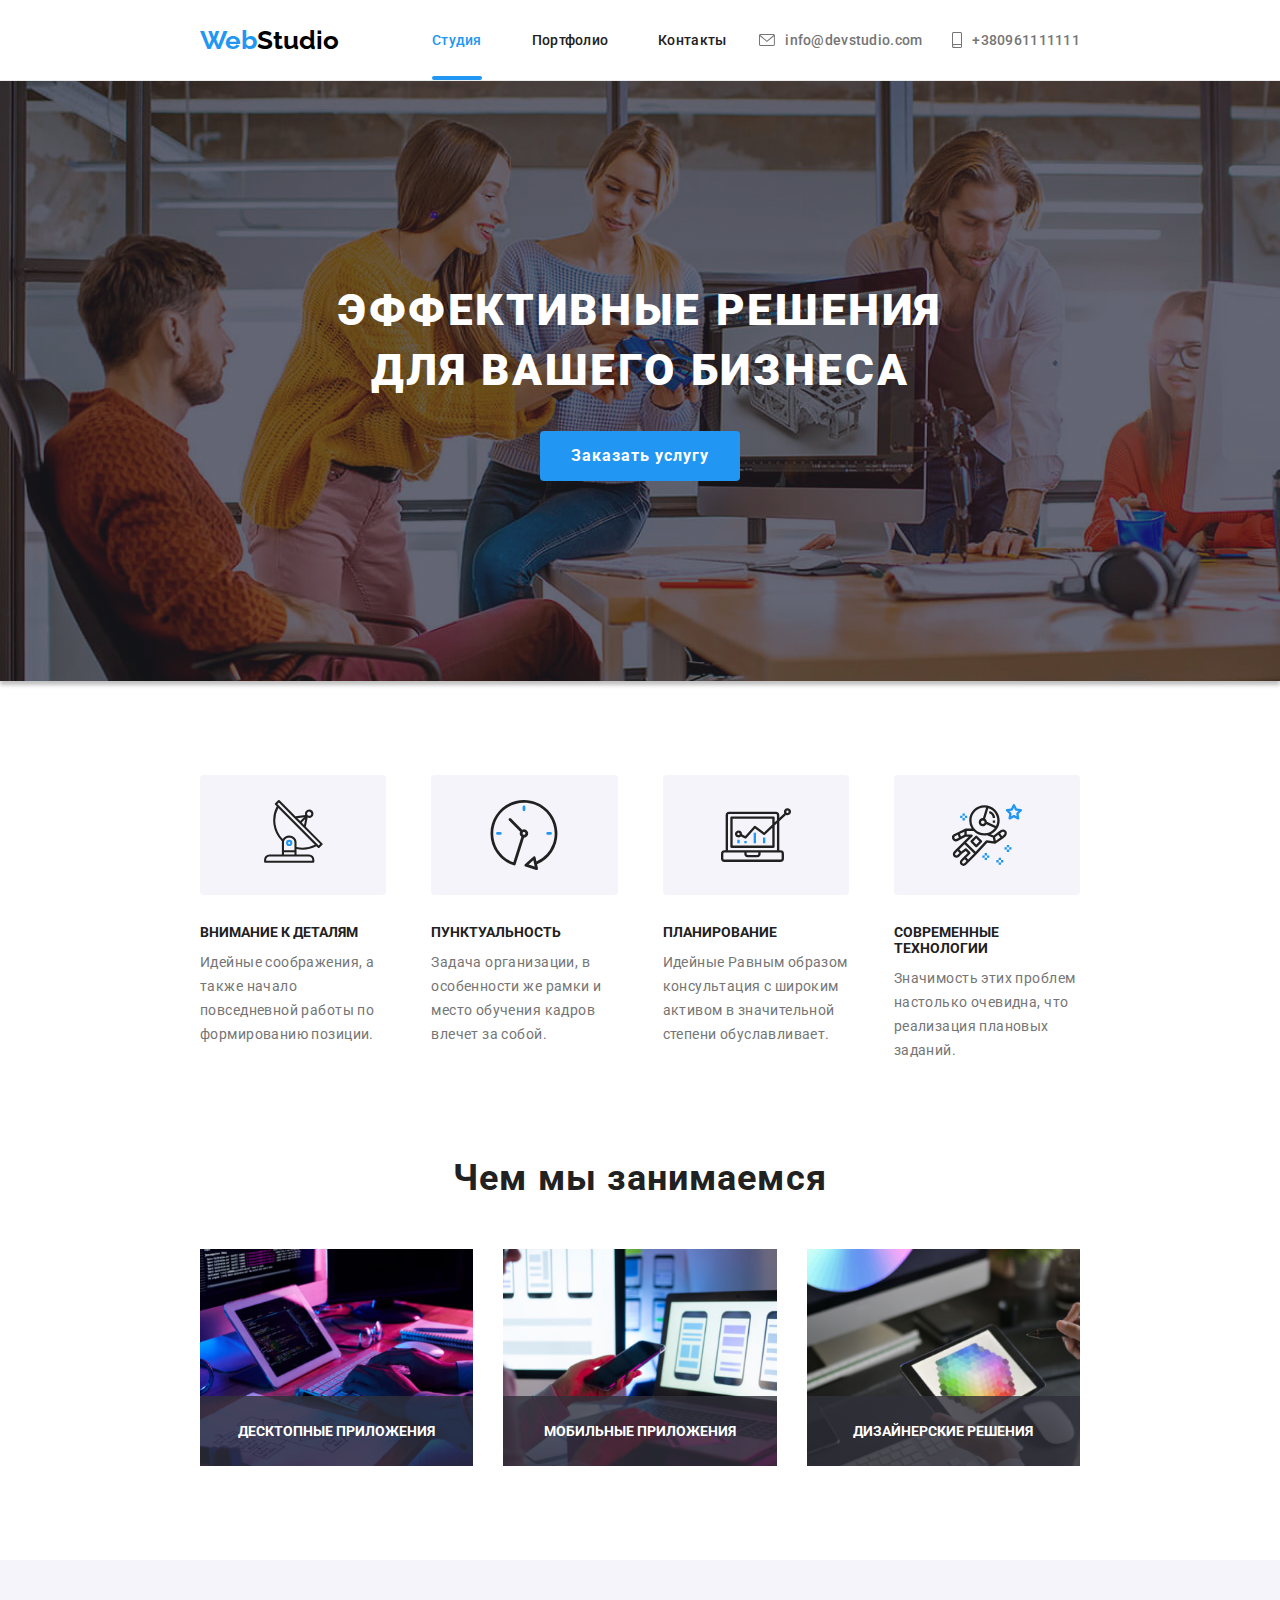
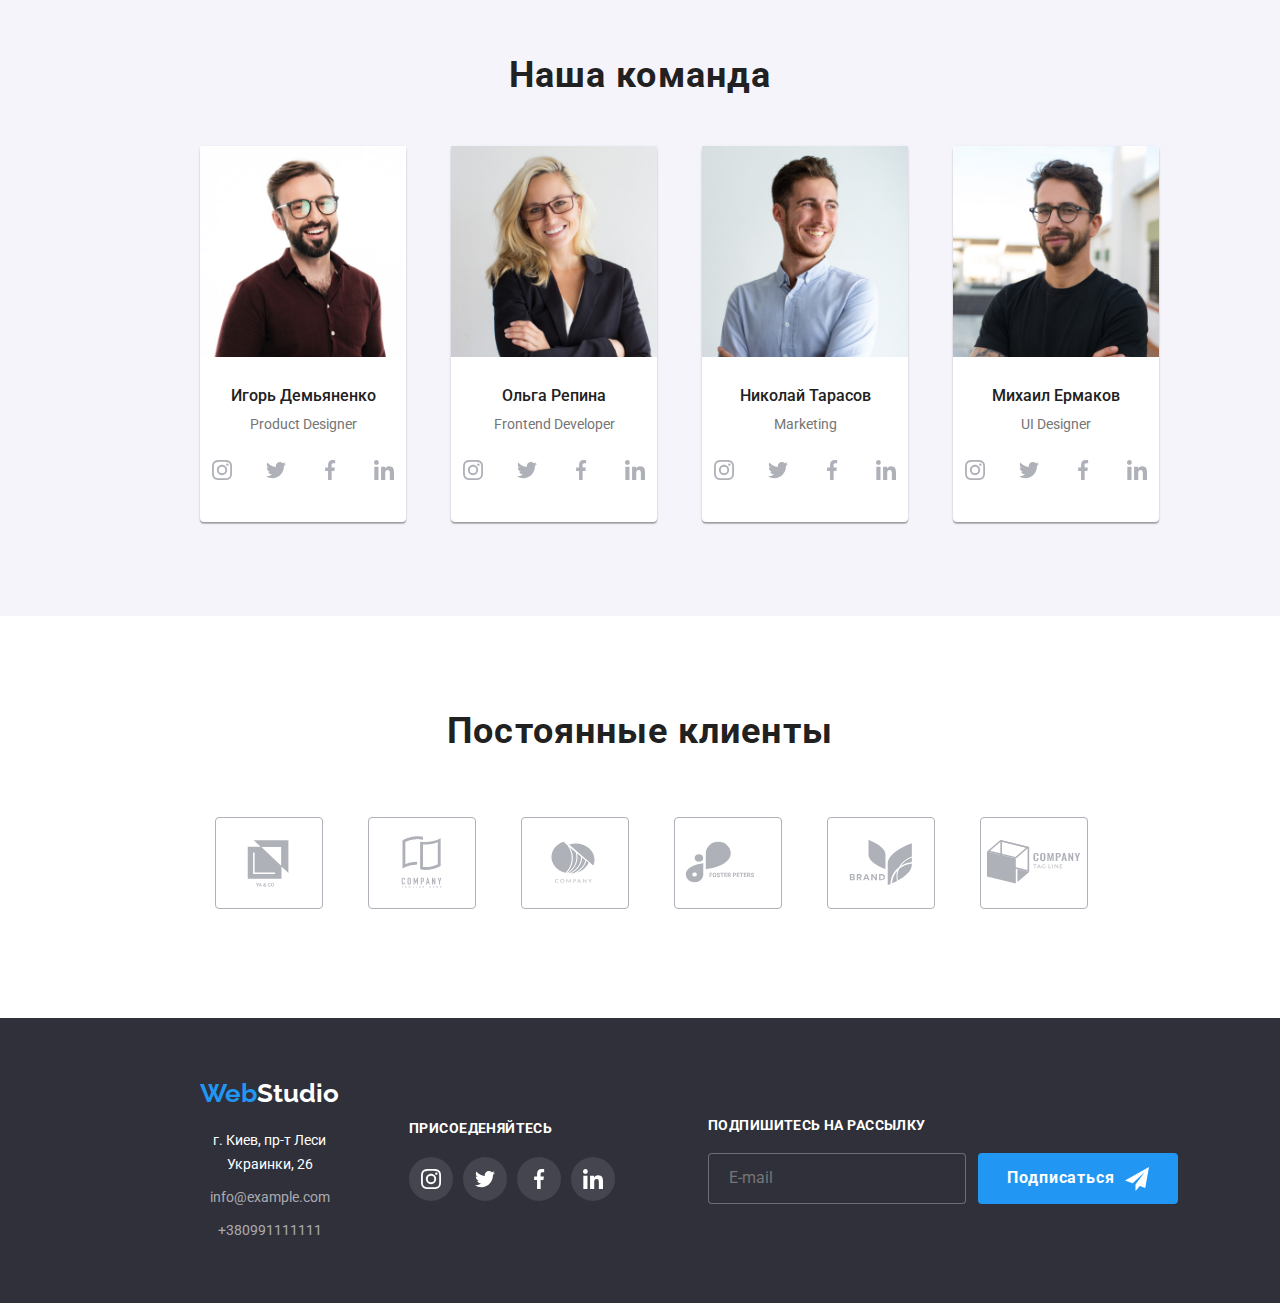
<file: index.html>
<!DOCTYPE html>
<html lang="ru">
<head>
<meta charset="UTF-8">
<meta http-equiv="X-UA-Compatible" content="IE=edge">
<meta name="viewport" content="width=device-width, initial-scale=1.0" />
<title>WebStudio</title>
<link rel="stylesheet" href="./sass/base/_modern-normalize.scss" />
<link rel="preconnect" href="https://fonts.googleapis.com">
<link rel="preconnect" href="https://fonts.gstatic.com" crossorigin>
<link href="https://fonts.googleapis.com/css2?family=Roboto:wght@400;500;700;900&family=Raleway:wght@700&display=swap"
    rel="stylesheet">
<link rel="stylesheet" href="./css/main.min.css">
</head>

<body>
    <header class="header">        
            <div class="container header__container"> 
                <nav class="main-nav">
                    <a class="logo" href="#" lang="en" >Web<span class="logo__studio">Studio</span>
                    </a>

                    <button type="button" class="menu-button" aria-expanded="false" aria-controls="menu-container" data-menu-button>
                        <svg width="40" height="40" aria-label="Переключатель мобильного меню">
                            <use class="icon-cross" href="./images/icons.svg#cross"></use>
                            <use class="icon-menu" href="./images/icons.svg#menu"></use>
                        </svg>
                    </button>

                    <div class="menu-container" id="menu-container" data-menu>
                      
                        <ul class="site-nav">
                            <li class="site-nav__item"><a class="site-nav__link site-nav__link--current" href="#" >Студия</a></li>
                            <li class="site-nav__item"><a class="site-nav__link" href="./portfolio.html" >Портфолио</a></li>
                            <li class="site-nav__item"><a class="site-nav__link" href="#" >Контакты</a></li>
                        </ul>
                
                        <ul class="contacts">
                            <li class="contacts__item">
                                <a class="contacts__link" href="mailto:info@devstudio.com" lang="en"  style="display: flex; align-items: center;">
                                    <svg class="contacts__icon" width="16" height="12">
                                        <use href="./images/icons.svg#icon-envelope"></use>
                                    </svg>                            
                                    info@devstudio.com
                                </a>
                            </li>
                            <li class="contacts__item">
                                <a class="contacts__link contacts__link--big-font" href="tel:+380961111111" style="display: flex; align-items: center;">
                                    <svg class="contacts__icon" width="10" height="16">
                                        <use href="./images/icons.svg#icon-smartphone"></use>
                                    </svg>
                                    +380961111111
                                </a>
                            </li>
                        </ul> 
                        
                        <ul class="social-header">
                            <li class="social-header__item"><a class="social-header__link" href="#">Instagram</a></li>
                            <li class="social-header__item"><a class="social-header__link" href="#">Twitter</a></li>
                            <li class="social-header__item"><a class="social-header__link" href="#">Facebook</a></li>
                            <li class="social-header__item"><a class="social-header__link" href="#">LinkedIn</a></li>
                        </ul>                        
                    </div>                    
                </nav>     
            </div>         
    </header>

    <main>
        <section class="hero hero__section">
            <div class="container">
                <h1 class="hero__title">Эффективные решения <br /> для вашего бизнеса</h1>
                <button data-modal-open type="button" class="main-btn">Заказать услугу</button>
            </div>
            <div class="modal-area modal-area--is-hidden" data-modal>
                <div class="modal">
    
                    <button data-modal-close class="close-btn">
                        <svg width="18" height="18" class="close-btn__icon">
                            <use href="./images/icons.svg#icon-close"></use>
                        </svg>
                    </button>
    
                    <p class="modal__title">Оставьте свои данные, мы вам перезвоним</p>
    
                    <form class="form">
                        <label class="form__field">
                            Имя
                            <span class="form__input-icon">
                                <input type="text" class="form__input" name="name" placeholder=" " />
                                <svg width="18" height="18" class="form__modal-icon">
                                    <use href="./images/icons.svg#icon-person"></use>
                                </svg>
                            </span>
                        </label>
    
                        <label class="form__field">
                            Телефон
                            <span class="form__input-icon">
                                <input type="tel" class="form__input" name="phone" placeholder=" " />
                                <svg width="18" height="18" class="form__modal-icon">
                                    <use href="./images/icons.svg#icon-phone"></use>
                                </svg>
                            </span>
                        </label>
    
    
                        <label class="form__field">
                            Почта
                            <span class="form__input-icon">
                                <input type="email" class="form__input" name="mail" placeholder=" " />
                                <svg width="18" height="18" class="form__modal-icon">
                                    <use href="./images/icons.svg#icon-email"></use>
                                </svg>
                            </span>
                        </label>
    
    
                        <label class="form__field">
                            Комментарий
                            <textarea name="feedback" class="form__input form__textarea" placeholder="Введите текст"></textarea>
                        </label>
    
                        <label class="form__contract-check">
                            <input class="form__checkbox" type="checkbox" name="checkbox" value="contract check" />
                            <span class="form__check-icon">
                            </span>
                            <span class="form__check-text">Соглашаюсь с рассылкой и принимаю<a class="form__contract-link" href="#" >Условия договора</a>
                            </span>
                        </label>
    
                        <button type="submit" class="main-btn">Отправить</button>
                    </form>    
                </div>    
            </div>
        </section>

        <section class="section">
            <div class="container">
                <ul class="advantage">
                    <li class="advantage__item">
                        <div class="advantage__box"> 
                                <svg class="advantage__icon" width="70" height="70">
                                    <use href="./images/icons.svg#icon-antenna"></use>
                                </svg>
                        </div>
                        <h3 class="advantage__title">Внимание к деталям</h3>
                        <p class="advantage__text">
                            Идейные соображения, а также начало повседневной работы по формированию позиции.
                        </p>
                    </li>
                    <li class="advantage__item">
                        <div class="advantage__box">
                            <svg class="advantage__icon" width="70" height="70">
                                <use href="./images/icons.svg#icon-clock"></use>
                            </svg>
                        </div>
                        <h3 class="advantage__title">Пунктуальность</h3>
                        <p class="advantage__text">
                            Задача организации, в особенности же рамки и место обучения кадров влечет за собой.
                        </p>
                    </li>
                    <li class="advantage__item">
                        <div class="advantage__box">
                            <svg class="advantage__icon" width="70" height="70">
                                <use href="./images/icons.svg#icon-diagram"></use>
                            </svg>
                        </div>
                        <h3 class="advantage__title">Планирование</h3>
                        <p class="advantage__text">
                            Идейные Равным образом консультация с широким активом в значительной степени обуславливает.
                        </p>
                    </li>
                    <li class="advantage__item">
                        <div class="advantage__box">
                            <svg class="advantage__icon" width="70" height="70">
                                <use href="./images/icons.svg#icon-astronaut"></use>
                            </svg>
                        </div>
                        <h3 class="advantage__title">Современные технологии</h3>
                        <p class="advantage__text">
                            Значимость этих проблем настолько очевидна, что реализация плановых заданий.
                        </p>
                    </li>
                </ul>
            </div>
        </section>

        <section class="section section--padding works__desktop">
            <div class="container">
                <h2 class="section__title">Чем мы занимаемся</h2>          
                <ul class="works">
                    <li class="works__item">
                        <img srcset="./images/desktop.jpg 1x, ./images/desktop@2x.jpg 2x" src="./images/desktop.jpg" alt="Desktop" width="370"/>
                        <div class="works__text">
                            <p>десктопные приложения</p>
                        </div>
                    </li>
                    <li class="works__item">
                        <img srcset="./images/phone.jpg 1x, ./images/phone@2x.jpg 2x" src="./images/phone.jpg" alt="Phone" width="370" />
                        <div class="works__text">
                            <p>мобильные приложения</p>
                        </div>
                    </li>
                    <li class="works__item">
                        <img srcset="./images/tablet.jpg 1x, ./images/tablet@2x.jpg 2x" src="./images/tablet.jpg" alt="Tablet" width="370" />
                        <div class="works__text">
                            <p>дизайнерские решения</p>
                        </div>
                    </li>
                </ul>
            </div>
        </section>

        <section class=" section section--background">
            <div class="container">
                <h2 class="section__title">Наша команда</h2>
                <ul class="team">
                    <li class="team__item">
                        <img srcset="./images/i_dem'yanenko.jpg 1x, ./images/i_dem'yanenko@2x.jpg 2x" src="./images/i_dem'yanenko.jpg" alt="Игорь Демьяненко" width="270">
                        <div class="team__card-text">
                            <h3 class="team__title">Игорь Демьяненко</h3>
                            <p lang="en" class="team__text">Product Designer</p>                    
                            <ul class="social">
                                <li class="social__item">
                                    <a class="social__link" href="#" style="display: flex; align-items: center; justify-content: center;">
                                        <svg class="social__icon" width="20" height="20">
                                            <use href="./images/icons.svg#icon-instagram"></use>
                                        </svg>
                                    </a>                                
                                </li>
                                <li class="social__item">
                                    <a class="social__link" href="#" style="display: flex; align-items: center; justify-content: center;">
                                        <svg class="social__icon" width="20" height="20">
                                            <use href="./images/icons.svg#icon-twitter"></use>
                                        </svg>
                                    </a>                                
                                </li>
                                <li class="social__item">
                                    <a class="social__link" href="#"  style="display: flex; align-items: center; justify-content: center;">
                                        <svg class="social__icon" width="20" height="20">
                                            <use href="./images/icons.svg#icon-facebook"></use>
                                        </svg>
                                    </a>                                
                                </li>
                                <li class="social__item">
                                    <a class="social__link" href="#" style="display: flex; align-items: center; justify-content: center;">
                                        <svg class="social__icon" width="20" height="20">
                                            <use href="./images/icons.svg#icon-linkedin"></use>
                                        </svg>
                                    </a>                                
                                </li>
                            </ul>
                        </div>
                       
                    </li>
                    <li class="team__item">
                        <img srcset="./images/o_repina.jpg 1x, ./images/o_repina@2x.jpg 2x" src="./images/o_repina.jpg" alt="Ольга Репина" width="270">
                        <div class="team__card-text">
                            <h3 class="team__title">Ольга Репина</h3>
                            <p lang="en" class="team__text">Frontend Developer</p>                    
                            <ul class="social">
                                <li class="social__item">
                                    <a class="social__link" href="#" style="display: flex; align-items: center; justify-content: center;">
                                        <svg class="social__icon" width="20" height="20">
                                            <use href="./images/icons.svg#icon-instagram"></use>
                                        </svg>
                                    </a>
                                </li>
                                <li class="social__item">
                                    <a class="social__link" href="#" style="display: flex; align-items: center; justify-content: center;">
                                        <svg class="social__icon" width="20" height="20">
                                            <use href="./images/icons.svg#icon-twitter"></use>
                                        </svg>
                                    </a>
                                </li>
                                <li class="social__item">
                                    <a class="social__link" href="#" style="display: flex; align-items: center; justify-content: center;">
                                        <svg class="social__icon" width="20" height="20">
                                            <use href="./images/icons.svg#icon-facebook"></use>
                                        </svg>
                                    </a>
                                </li>
                                <li class="social__item">
                                    <a class="social__link" href="#" style="display: flex; align-items: center; justify-content: center;">
                                        <svg class="social__icon" width="20" height="20">
                                            <use href="./images/icons.svg#icon-linkedin"></use>
                                        </svg>
                                    </a>
                                </li>
                            </ul>
                        </div>
                        
                    </li>
                    <li class="team__item">
                        <img srcset="./images/n_tarasov.jpg 1x, ./images/n_tarasov@2x.jpg 2x" src="./images/n_tarasov.jpg" alt="Николай Тарасов" width="270">
                        <div class="team__card-text">
                            <h3 class="team__title">Николай Тарасов</h3>
                            <p lang="en" class="team__text">Marketing</p>                    
                            <ul class="social">
                                <li class="social__item">
                                    <a class="social__link" href="#" style="display: flex; align-items: center; justify-content: center;">
                                        <svg class="social__icon" width="20" height="20">
                                            <use href="./images/icons.svg#icon-instagram"></use>
                                        </svg>
                                    </a>
                                </li>
                                <li class="social__item">
                                    <a class="social__link" href="#" style="display: flex; align-items: center; justify-content: center;">
                                        <svg class="social__icon" width="20" height="20">
                                            <use href="./images/icons.svg#icon-twitter"></use>
                                        </svg>
                                    </a>
                                </li>
                                <li class="social__item">
                                    <a class="social__link" href="#" style="display: flex; align-items: center; justify-content: center;">
                                        <svg class="social__icon" width="20" height="20">
                                            <use href="./images/icons.svg#icon-facebook"></use>
                                        </svg>
                                    </a>
                                </li>
                                <li class="social__item">
                                    <a class="social__link" href="#" style="display: flex; align-items: center; justify-content: center;">
                                        <svg class="social__icon" width="20" height="20">
                                            <use href="./images/icons.svg#icon-linkedin"></use>
                                        </svg>
                                    </a>
                                </li>
                            </ul>
                        </div>
                        
                    </li>
                    <li class="team__item">                        
                        <img srcset="./images/m_ermakov.jpg 1x, ./images/m_ermakov@2x.jpg 2x" src="./images/m_ermakov.jpg" alt="Михаил Ермаков" width="270">
                        <div class="team__card-text">
                            <h3 class="team__title">Михаил Ермаков</h3>
                            <p lang="en" class="team__text">UI Designer</p>                    
                            <ul class="social">
                                <li class="social__item">
                                    <a class="social__link" href="#" style="display: flex; align-items: center; justify-content: center;">
                                        <svg class="social__icon" width="20" height="20">
                                            <use href="./images/icons.svg#icon-instagram"></use>
                                        </svg>
                                    </a>
                                </li>
                                <li class="social__item">
                                    <a class="social__link" href="#" style="display: flex; align-items: center; justify-content: center;">
                                        <svg class="social__icon" width="20" height="20">
                                            <use href="./images/icons.svg#icon-twitter"></use>
                                        </svg>
                                    </a>
                                </li>
                                <li class="social__item">
                                    <a class="social__link" href="#" style="display: flex; align-items: center; justify-content: center;">
                                        <svg class="social__icon" width="20" height="20">
                                            <use href="./images/icons.svg#icon-facebook"></use>
                                        </svg>
                                    </a>
                                </li>
                                <li class="social__item">
                                    <a class="social__link" href="#" style="display: flex; align-items: center; justify-content: center;">
                                        <svg class="social__icon" width="20" height="20">
                                            <use href="./images/icons.svg#icon-linkedin"></use>
                                        </svg>
                                    </a>
                                </li>
                            </ul>
                        </div>
                       
                    </li>
                </ul>
            </div>
        </section>  
        
        <section class="section">
            <div class="container">
                <h2 class="section__title">Постоянные клиенты</h2>
                <ul class="client">
                    <li class="client__item">
                        <a href="#" class="client__link">
                            <svg class="client__icon" width="106" height="60">
                                <use href="./images/icons.svg#icon-client-1"></use>
                            </svg>
                        </a>
                    </li>
                    <li class="client__item">
                        <a class="client__link" href="#" >
                            <svg class="client__icon" width="106" height="60">
                                <use href="./images/icons.svg#icon-client-2"></use>
                            </svg>
                        </a>
                    </li>
                    <li class="client__item">
                        <a class="client__link" href="#">
                            <svg class="client__icon" width="106" height="60">
                                <use href="./images/icons.svg#icon-client-3"></use>
                            </svg>
                        </a>
                    </li>
                    <li class="client__item">
                        <a class="client__link" href="#" >
                            <svg class="client__icon" width="106" height="60">
                                <use href="./images/icons.svg#icon-client-4"></use>
                            </svg>
                        </a>
                    </li>
                    <li class="client__item">
                        <a class="client__link" href="#" >
                            <svg class="client__icon" width="106" height="60">
                                <use href="./images/icons.svg#icon-client-5"></use>
                            </svg>
                        </a>
                    </li>
                    <li class="client__item">
                        <a class="client__link" href="#">
                            <svg class="client__icon" width="106" height="60">
                                <use href="./images/icons.svg#icon-client-6"></use>
                            </svg>
                        </a>
                    </li>
                </ul>
            </div>
        </section>
        
    </main> 
    
    <footer class="footer">
        <div class="container footer__container">            
                <div class="footer__adress-box">    
                    <a class="logo" href="#" lang="en" >Web<span class="logo__studio-white">Studio</span>
                    </a>
                    <address class="adress">
                        <ul class="adress__list">
                            <li><span class="address--white-text">г. Киев, пр-т Леси Украинки, 26</span></li>
                            <li class="adress--margin"><a class="adress--color" href="mailto:info@example.com" >info@example.com</a></li>
                            <li class="adress--margin"><a class="adress--color" href="tel:+380991111111" >+380991111111</a></li>
                        </ul>  
                    </address>  
                </div>
                
                <div class="footer__social">
                    <h2 class="social-footer__subtitle">Присоеденяйтесь</h2>
                    <div class="social">
                        <ul class="social__list">
                            <li class="social__item ">
                                <a class="social__link social__link--background" href="#"  style="display: flex; align-items: center; justify-content: center;">
                                    <svg class="social__icon--fill" width="20" height="20">
                                        <use href="./images/icons.svg#icon-instagram"></use>
                                    </svg>
                                </a>
                            </li>               
                            <li class="social__item ">
                                <a class="social__link 
                                    social__link--background" href="#" 
                                    style="display: flex; align-items: center; justify-content: center;">
                                    <svg class="social__icon--fill" width="20" height="20">
                                        <use href="./images/icons.svg#icon-twitter"></use>
                                    </svg>
                                </a>
                            </li>
                            <li class="social__item">
                                <a class="social__link 
                                    social__link--background" href="#" 
                                    style="display: flex; align-items: center; justify-content: center;">
                                    <svg class="social__icon--fill" width="20" height="20">
                                        <use href="./images/icons.svg#icon-facebook"></use>
                                    </svg>
                                </a>
                            </li>
                            <li class="social__item">
                                <a class="social__link 
                                    social__link--background" href="#" 
                                    style="display: flex; align-items: center; justify-content: center;">
                                    <svg class="social__icon--fill" width="20" height="20">
                                        <use href="./images/icons.svg#icon-linkedin"></use>
                                    </svg>
                                </a>
                            </li>
                        </ul>
                    </div>
                </div>           
            <div class="email-footer">
                <h2 class="email-footer__subtitle ">подпишитесь на рассылку</h2>
                <form class="email-footer__form">
                        <label class="email-footer__field">
                            <input class="email-footer__input" type="email" name ="footer-form" placeholder=" E-mail" />
                        </label>                                        
                        <div class="main-btn__footer--center">
                            <button type="submit" class="main-btn__footer">
                                Подписаться
                                <svg class="mail-footer__icon" width="24" height="24">
                                    <use href="./images/icons.svg#icon-send"></use>
                                </svg>
                            </button>
                        </div>
                </form>
            </div>
        </div>        
        
    </footer>

    <script src="./js/modal.js"></script>
    <script src="./js/menu.js"></script>
</body>
</html>
</file>
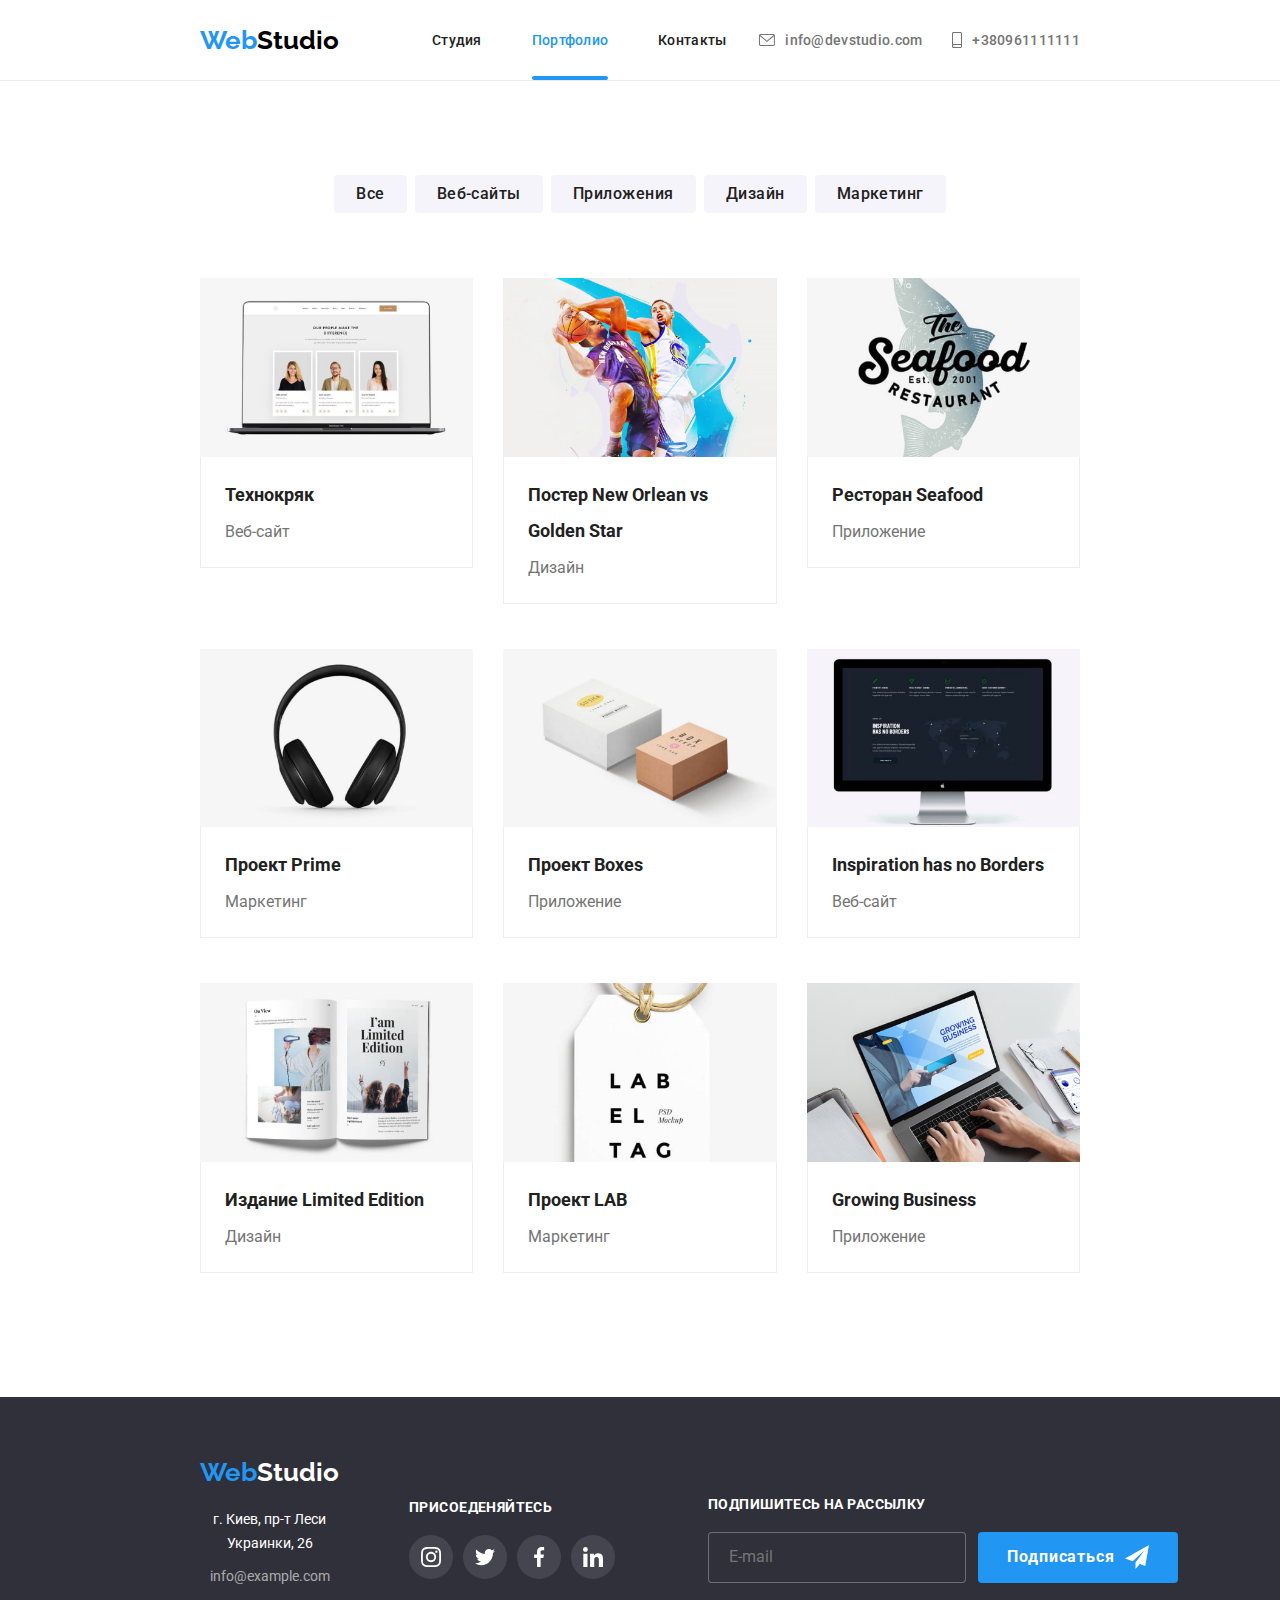
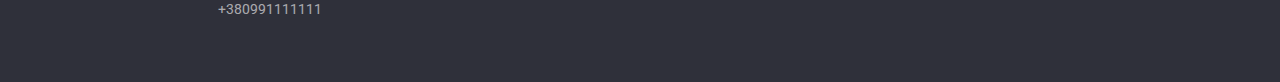
<file: portfolio.html>
<!DOCTYPE html>
<html lang="ru">
<head>
    <meta charset="UTF-8">
    <meta http-equiv="X-UA-Compatible" content="IE=edge">
    <meta name="viewport" content="width=device-width, initial-scale=1.0" />
    <title>Portfolio</title>
    <link rel="stylesheet" href="./sass/base/_modern-normalize.scss" />
    <link rel="preconnect" href="https://fonts.googleapis.com">
    <link rel="preconnect" href="https://fonts.gstatic.com" crossorigin>
    <link href="https://fonts.googleapis.com/css2?family=Roboto:wght@400;500;700;900&family=Raleway:wght@700&display=swap"
        rel="stylesheet">
    <link rel="stylesheet" href="./css/main.min.css">
</head>

<body>
    <header class="header">
        <div class="container header__container">
            <nav class="main-nav">
                <a class="logo" href="#" lang="en">Web<span class="logo__studio">Studio</span>
                </a>
    
                <button type="button" class="menu-button" aria-expanded="false" aria-controls="menu-container"
                    data-menu-button>
                    <svg width="40" height="40" aria-label="Переключатель мобильного меню">
                        <use class="icon-cross" href="./images/icons.svg#cross"></use>
                        <use class="icon-menu" href="./images/icons.svg#menu"></use>
                    </svg>
                </button>
    
                <div class="menu-container" id="menu-container" data-menu>
    
                    <ul class="site-nav">
                        <li class="site-nav__item"><a class="site-nav__link" href="./index.html">Студия</a></li>
                        <li class="site-nav__item"><a class="site-nav__link site-nav__link--current" href="#">Портфолио</a></li>
                        <li class="site-nav__item"><a class="site-nav__link" href="#">Контакты</a></li>
                    </ul>
    
                    <ul class="contacts">
                        <li class="contacts__item">
                            <a class="contacts__link" href="mailto:info@devstudio.com" lang="en"
                                style="display: flex; align-items: center;">
                                <svg class="contacts__icon" width="16" height="12">
                                    <use href="./images/icons.svg#icon-envelope"></use>
                                </svg>
                                info@devstudio.com
                            </a>
                        </li>
                        <li class="contacts__item">
                            <a class="contacts__link contacts__link--big-font" href="tel:+380961111111"
                                style="display: flex; align-items: center;">
                                <svg class="contacts__icon" width="10" height="16">
                                    <use href="./images/icons.svg#icon-smartphone"></use>
                                </svg>
                                +380961111111
                            </a>
                        </li>
                    </ul>
    
                    <ul class="social-header">
                        <li class="social-header__item"><a class="social-header__link" href="#">Instagram</a></li>
                        <li class="social-header__item"><a class="social-header__link" href="#">Twitter</a></li>
                        <li class="social-header__item"><a class="social-header__link" href="#">Facebook</a></li>
                        <li class="social-header__item"><a class="social-header__link" href="#">LinkedIn</a></li>
                    </ul>
                </div>
            </nav>
        </div>
    </header>

    <main>
        <section class="section">
            <h1 style="display: none;"> Портфолио </h1>
            <div class="container">
                <ul class="filter">
                    <li class="filter__item"><button type="button" class="filter__btn">Все</button></li>
                    <li class="filter__item"><button type="button" class="filter__btn">Веб-сайты</button></li>
                    <li class="filter__item"><button type="button" class="filter__btn">Приложения</button></li>
                    <li class="filter__item"><button type="button" class="filter__btn">Дизайн</button></li>
                    <li class="filter__item"><button type="button" class="filter__btn">Маркетинг</button></li>
                </ul>

                <ul class="gallery">
                    <li class="gallery__item"> 
                        <a class="card" href="#">
                            <div class="card__overlay">
                                <img srcset="./images/Технокряк.jpg 1x, ./images/Технокряк@2x.jpg 2x" src="./images/Технокряк.jpg" alt="Технокряк" width="370">
                                <div class="card__overlay-text">
                                    <p>
                                        Технокряк это современная площадка распространения коронавируса. Компании используют эту платформу для цифрового
                                        шпионажа и атак на защищённые сервера конкурентов.
                                    </p>
                                </div>
                            </div>
                            <div class="card__box">
                                <h2 class="card__title">Технокряк</h2>
                                <p class="card__text">Веб-сайт</p>
                            </div>
                        </a>
                    </li>
                    <li class="gallery__item">
                        <a class="card" href="#" >
                            <div class="card__overlay">
                                <img srcset="./images/Постер_New_Orlean_vs_Golden_Star.jpg 1x, ./images/Постер_New_Orlean_vs_Golden_Star@2x.jpg 2x" src="./images/Постер_New_Orlean_vs_Golden_Star.jpg" alt="Постер New Orlean vs Golden Star" width="370">
                                <div class="card__overlay-text">
                                    <p>
                                        Технокряк это современная площадка распространения коронавируса. Компании используют эту платформу для
                                        цифрового
                                        шпионажа и атак на защищённые сервера конкурентов.
                                    </p>
                                </div>
                            </div>
                            <div class="card__box">
                                <h2 class="card__title">Постер<span lang="en"> New Orlean vs Golden Star</span></h2>
                                <p class="card__text">Дизайн</p>
                            </div>
                        </a>
                    </li>
                    <li class="gallery__item">
                        <a class="card" href="#" >
                            <div class="card__overlay">
                                <img srcset="./images/Ресторан_Seafood.jpg 1x, ./images/Ресторан_Seafood@2x.jpg 2x" src="./images/Ресторан_Seafood.jpg" alt="Ресторан Seafood" width="370">
                                <div class="card__overlay-text">
                                    <p>
                                        Технокряк это современная площадка распространения коронавируса. Компании используют эту платформу для
                                        цифрового
                                        шпионажа и атак на защищённые сервера конкурентов.
                                    </p>
                                </div>
                            </div>
                            <div class="card__box">
                                <h2 class="card__title">Ресторан<span lang="en"> Seafood</span></h2>
                                <p class="card__text">Приложение</p>
                            </div>
                        </a>
                    </li>
                    <li class="gallery__item">
                        <a class="card" href="#" >
                            <div class="card__overlay">
                                <img srcset="./images/Проект_Prime.jpg 1x, ./images/Проект_Prime@2x.jpg 2x" src="./images/Проект_Prime.jpg" alt="Проект Prime" width="370">
                                <div class="card__overlay-text">
                                    <p>
                                        Технокряк это современная площадка распространения коронавируса. Компании используют эту платформу для
                                        цифрового
                                        шпионажа и атак на защищённые сервера конкурентов.
                                    </p>
                                </div>
                            </div>
                            <div class="card__box">
                                <h2 class="card__title">Проект<span lang="en"> Prime</span></h2>
                                <p class="card__text">Маркетинг</p>                   
                            </div>
                        </a>
                    </li>
                    <li class="gallery__item">
                        <a class="card" href="#" >
                            <div class="card__overlay">
                                <img srcset="./images/Проект_Boxes.jpg 1x, ./images/Проект_Boxes@2x.jpg 2x" src="./images/Проект_Boxes.jpg" alt="Проект Boxes" width="370">
                                <div class="card__overlay-text">
                                    <p>
                                        Технокряк это современная площадка распространения коронавируса. Компании используют эту платформу для
                                        цифрового
                                        шпионажа и атак на защищённые сервера конкурентов.
                                    </p>
                                </div>
                            </div>
                            <div class="card__box">
                                <h2 class="card__title">Проект<span lang="en"> Boxes</span></h2>
                                <p class="card__text">Приложение</p>
                            </div>
                        </a>
                    </li>
                    <li class="gallery__item">
                        <a class="card" href="#" >
                            <div class="card__overlay">
                                <img srcset="./images/Inspiration_has_no_Borders.jpg 1x, ./images/Inspiration_has_no_Borders@2x.jpg 2x" src="./images/Inspiration_has_no_Borders.jpg" alt="Inspiration has no Borders" width="370">
                                <div class="card__overlay-text">
                                    <p>
                                        Технокряк это современная площадка распространения коронавируса. Компании используют эту платформу для
                                        цифрового
                                        шпионажа и атак на защищённые сервера конкурентов.
                                    </p>
                                </div>
                            </div>
                            <div class="card__box">
                                <h2 class="card__title">Inspiration has no Borders</h2>
                                <p class="card__text">Веб-сайт</p>
                            </div>
                        </a>
                    </li>
                    <li class="gallery__item">
                        <a class="card" href="#" >
                            <div class="card__overlay">
                                <img srcset="./images/Издание_Limited_Edition.jpg 1x, ./images/Издание_Limited_Edition@2x.jpg 2x" src="./images/Издание_Limited_Edition.jpg" alt="Издание Limited Edition" width="370">
                                <div class="card__overlay-text">
                                    <p>
                                        Технокряк это современная площадка распространения коронавируса. Компании используют эту платформу для
                                        цифрового
                                        шпионажа и атак на защищённые сервера конкурентов.
                                    </p>
                                </div>
                            </div>
                            <div class="card__box">
                                <h2 class="card__title">Издание<span lang="en"> Limited Edition</span></h2>
                                <p class="card__text">Дизайн</p>
                            </div>
                        </a>
                    </li>
                    <li class="gallery__item">
                        <a class="card" href="#" >
                            <div class="card__overlay">
                                <img srcset="./images/Проект_LAB.jpg 1x, ./images/Проект_LAB@2x.jpg 2x" src="./images/Проект_LAB.jpg" alt="Проект LAB" width="370">
                                <div class="card__overlay-text">
                                    <p>
                                        Технокряк это современная площадка распространения коронавируса. Компании используют эту платформу для
                                        цифрового
                                        шпионажа и атак на защищённые сервера конкурентов.
                                    </p>
                                </div>
                            </div>
                            <div class="card__box">
                                <h2 class="card__title">Проект<span lang="en"> LAB</span></h2>
                                <p class="card__text">Маркетинг</p>
                            </div>
                        </a>
                    </li>
                    <li class="gallery__item">
                        <a class="card" href="#" >
                            <div class="card__overlay">
                                <img srcset="./images/Growing_Business.jpg 1x, ./images/Growing_Business@2x.jpg 2x" src="./images/Growing_Business.jpg" alt="Growing Business" width="370">
                                <div class="card__overlay-text">
                                    <p>
                                        Технокряк это современная площадка распространения коронавируса. Компании используют эту платформу для
                                        цифрового
                                        шпионажа и атак на защищённые сервера конкурентов.
                                    </p>
                                </div>
                            </div>
                            <div class="card__box">
                                <h2 class="card__title">Growing Business</h2>
                                <p class="card__text">Приложение</p>
                            </div>
                        </a>
                    </li>
                </ul>
            </div>
        </section>
    </main>

    <footer class="footer">
        <div class="container footer__container">            
                <div class="footer__adress-box">    
                    <a class="logo" href="#" lang="en" >Web<span class="logo__studio-white">Studio</span>
                    </a>
                    <address class="adress">
                        <ul class="adress__list">
                            <li><span class="address--white-text">г. Киев, пр-т Леси Украинки, 26</span></li>
                            <li class="adress--margin"><a class="adress--color" href="mailto:info@example.com" >info@example.com</a></li>
                            <li class="adress--margin"><a class="adress--color" href="tel:+38 099 111 11 11" >+380991111111</a></li>
                        </ul>  
                    </address>  
                </div>
                
                <div class="footer__social">
                    <h2 class="social-footer__subtitle">Присоеденяйтесь</h2>
                    <div class="social">
                        <ul class="social__list">
                            <li class="social__item ">
                                <a class="social__link social__link--background" href="#"  style="display: flex; align-items: center; justify-content: center;">
                                    <svg class="social__icon--fill" width="20" height="20">
                                        <use href="./images/icons.svg#icon-instagram"></use>
                                    </svg>
                                </a>
                            </li>               
                            <li class="social__item ">
                                <a class="social__link 
                                    social__link--background" href="#" 
                                    style="display: flex; align-items: center; justify-content: center;">
                                    <svg class="social__icon--fill" width="20" height="20">
                                        <use href="./images/icons.svg#icon-twitter"></use>
                                    </svg>
                                </a>
                            </li>
                            <li class="social__item">
                                <a class="social__link 
                                    social__link--background" href="#" 
                                    style="display: flex; align-items: center; justify-content: center;">
                                    <svg class="social__icon--fill" width="20" height="20">
                                        <use href="./images/icons.svg#icon-facebook"></use>
                                    </svg>
                                </a>
                            </li>
                            <li class="social__item">
                                <a class="social__link 
                                    social__link--background" href="#" 
                                    style="display: flex; align-items: center; justify-content: center;">
                                    <svg class="social__icon--fill" width="20" height="20">
                                        <use href="./images/icons.svg#icon-linkedin"></use>
                                    </svg>
                                </a>
                            </li>
                        </ul>
                    </div>
                </div>           
            <div class="email-footer">
                <h2 class="email-footer__subtitle ">подпишитесь на рассылку</h2>
                <form class="email-footer__form">
                        <label class="email-footer__field">
                            <input class="email-footer__input" type="email" name ="footer-form" placeholder=" E-mail" />
                        </label>                                        
                        <div class="main-btn__footer--center">
                            <button type="submit" class="main-btn__footer">
                                Подписаться
                                <svg class="mail-footer__icon" width="24" height="24">
                                    <use href="./images/icons.svg#icon-send"></use>
                                </svg>
                            </button>
                        </div>
                </form>
            </div>
        </div>        
        
    </footer>

        <script src="./js/modal.js"></script>
        <script src="./js/menu.js"></script>
</body>
</html>
</file>
<file: css/main.min.css>
/*! modern-normalize v1.1.0 | MIT License | https://github.com/sindresorhus/modern-normalize */*,::before,::after{-webkit-box-sizing:border-box;box-sizing:border-box}html{line-height:1.15;-webkit-text-size-adjust:100%;-moz-tab-size:4;-o-tab-size:4;tab-size:4}body{margin:0;font-family:system-ui,-apple-system,"Segoe UI",Roboto,Helvetica,Arial,sans-serif,"Apple Color Emoji","Segoe UI Emoji"}hr{height:0;color:inherit}abbr[title]{-webkit-text-decoration:underline dotted;text-decoration:underline dotted}b,strong{font-weight:bolder}code,kbd,samp,pre{font-family:ui-monospace, SFMono-Regular, Consolas, 'Liberation Mono', Menlo, monospace;font-size:1em}small{font-size:80%}sub,sup{font-size:75%;line-height:0;position:relative;vertical-align:baseline}sub{bottom:-0.25em}sup{top:-0.5em}table{text-indent:0;border-color:inherit}button,input,optgroup,select,textarea{font-family:inherit;font-size:100%;line-height:1.15;margin:0}button,select{text-transform:none}button,[type='button'],[type='reset'],[type='submit']{-webkit-appearance:button}::-moz-focus-inner{border-style:none;padding:0}:-moz-focusring{outline:1px dotted ButtonText}:-moz-ui-invalid{box-shadow:none}legend{padding:0}progress{vertical-align:baseline}::-webkit-inner-spin-button,::-webkit-outer-spin-button{height:auto}[type='search']{-webkit-appearance:textfield;outline-offset:-2px}::-webkit-search-decoration{-webkit-appearance:none}::-webkit-file-upload-button{-webkit-appearance:button;font:inherit}summary{display:list-item}*{-webkit-box-sizing:border-box;box-sizing:border-box}body{font-family:'Roboto', sans-serif;font-size:14px;background-color:#ffffff;color:#212121;max-width:1600px}input,textarea{outline:0}h1,h2,h3,p{margin:0}ul{padding:0;margin:0;list-style-type:none}img{display:block;width:100%;height:auto}a{display:block;text-decoration:none}@media screen and (min-width: 1200px){.header__container{display:-webkit-box;display:-ms-flexbox;display:flex;-webkit-box-pack:justify;-ms-flex-pack:justify;justify-content:space-between;-webkit-box-align:center;-ms-flex-align:center;align-items:center}}.container{padding-left:15px;padding-right:15px;margin-left:auto;margin-right:auto}@media screen and (min-width: 480px){.container{max-width:767px}}@media screen and (min-width: 768px){.container{max-width:1199px}}@media screen and (min-width: 1200px){.container{margin-left:200px;margin-right:200px;padding-left:0;padding-right:0}}.section{padding-top:60px;padding-bottom:60px}@media screen and (min-width: 1200px){.section{padding-top:94px;padding-bottom:94px}}.section--padding{padding-top:0}.section--background{background-color:#f5f4fa}.footer__container{display:-webkit-box;display:-ms-flexbox;display:flex;-webkit-box-align:center;-ms-flex-align:center;align-items:center}@media screen and (max-width: 480px){.footer__container{-webkit-box-orient:vertical;-webkit-box-direction:normal;-ms-flex-direction:column;flex-direction:column;-webkit-box-pack:justify;-ms-flex-pack:justify;justify-content:space-between}}@media screen and (min-width: 481px) and (max-width: 768px){.footer__container{-ms-flex-wrap:wrap;flex-wrap:wrap;-ms-flex-pack:distribute;justify-content:space-around}}@media screen and (min-width: 769px){.footer__container{-webkit-box-pack:justify;-ms-flex-pack:justify;justify-content:space-between}}.section__title{font-size:28px;font-weight:700;line-height:1.17;letter-spacing:0.03em;text-align:center;margin-bottom:30px}@media screen and (min-width: 1200px){.section__title{font-size:36px;margin-bottom:50px}}.header{position:relative;border-bottom:1px solid #ececec}@media screen and (max-width: 767px){.header{padding-top:16px;padding-bottom:16px}}.main-nav{display:-webkit-box;display:-ms-flexbox;display:flex;-webkit-box-align:center;-ms-flex-align:center;align-items:center;-webkit-box-pack:justify;-ms-flex-pack:justify;justify-content:space-between;min-height:60px}@media screen and (min-width: 769px){.main-nav{min-height:80px;width:100%}}.site-nav{font-weight:500;font-size:40px;line-height:1.17;letter-spacing:0.02em;text-align:left;padding-bottom:302px}@media screen and (min-width: 481px){.site-nav{padding-bottom:0;display:-webkit-box;display:-ms-flexbox;display:flex;-webkit-box-align:center;-ms-flex-align:center;align-items:center;-webkit-box-pack:center;-ms-flex-pack:center;justify-content:center;font-size:14px;margin-left:auto;margin-right:auto}}@media screen and (min-width: 769px){.site-nav{margin-left:93px;-webkit-box-pack:start;-ms-flex-pack:start;justify-content:flex-start}}.site-nav__link{color:#212121;-webkit-transition:color 250ms cubic-bezier(0.4, 0, 0.2, 1);transition:color 250ms cubic-bezier(0.4, 0, 0.2, 1)}@media screen and (min-width: 481px){.site-nav__link{padding-top:32px;padding-bottom:32px}}.site-nav__link:hover,.site-nav__link:focus{color:#2196f3}.site-nav__link--current{color:#2196f3;position:relative}@media screen and (min-width: 481px){.site-nav__link--current::after{content:' ';position:absolute;display:block;left:0;bottom:0px;width:100%;height:4px;background-color:#2196f3;border-radius:4px}}.site-nav__item{display:-webkit-box;display:-ms-flexbox;display:flex;-webkit-box-pack:justify;-ms-flex-pack:justify;justify-content:space-between}.site-nav__item:not(:last-child){margin-bottom:32px}@media screen and (min-width: 481px){.site-nav__item:not(:last-child){margin-bottom:0;margin-right:50px}}.contacts{display:-webkit-box;display:-ms-flexbox;display:flex;font-weight:500;-webkit-box-orient:vertical;-webkit-box-direction:reverse;-ms-flex-direction:column-reverse;flex-direction:column-reverse;-webkit-box-pack:center;-ms-flex-pack:center;justify-content:center;margin-bottom:64px;line-height:1.17;letter-spacing:0.02em}@media screen and (min-width: 481px){.contacts{margin-bottom:0;-webkit-box-orient:vertical;-webkit-box-direction:normal;-ms-flex-direction:column;flex-direction:column}}@media screen and (min-width: 769px){.contacts{margin-left:auto;-webkit-box-orient:horizontal;-webkit-box-direction:normal;-ms-flex-direction:row;flex-direction:row;-webkit-box-align:center;-ms-flex-align:center;align-items:center;margin-bottom:0}}.contacts__link{color:#757575;font-size:24px;line-height:1.17;letter-spacing:0.02em;-webkit-transition:color 250ms cubic-bezier(0.4, 0, 0.2, 1);transition:color 250ms cubic-bezier(0.4, 0, 0.2, 1)}.contacts__link:hover,.contacts__link:focus{color:#2196f3}@media screen and (min-width: 481px){.contacts__link{font-size:12px}}@media screen and (min-width: 769px){.contacts__link{font-size:14px}}@media screen and (max-width: 480px){.contacts__link--big-font{font-size:34px;color:#2196f3}}.contacts__icon{fill:#757575;margin-right:10px;-webkit-transition:fill 250ms cubic-bezier(0.4, 0, 0.2, 1);transition:fill 250ms cubic-bezier(0.4, 0, 0.2, 1)}.contacts__link:hover .contacts__icon,.contacts__link:focus .contacts__icon{fill:#2196f3}@media screen and (max-width: 480px){.contacts__icon{display:none}}.contacts__item:first-child{padding-bottom:10px}@media screen and (min-width: 769px){.contacts__item:first-child:first-child{padding-bottom:0}}.contacts__item:not(:first-child){padding-bottom:10px}@media screen and (min-width: 481px){.contacts__item:not(:first-child):not(:first-child){padding-bottom:0}}@media screen and (min-width: 769px){.contacts__item:not(:first-child){padding-bottom:0;margin-left:30px}}.logo{font-family:Raleway, sans-serif;font-weight:700;font-size:26px;line-height:1.19;color:#2196f3;text-align:center}.logo__studio{color:#000000}.logo__studio-white{color:#fff}.menu-button{margin:0;padding:0;border:none;background-color:transparent;z-index:2}@media screen and (min-width: 481px){.menu-button{display:none}}.menu-button:hover,.menu-button:focus{fill:#2196f3}.menu-button .icon-cross{display:none}.menu-button.is-open .icon-cross{display:block}.menu-button.is-open .icon-menu{display:none}.menu-container{background-color:#fff;padding:48px 0 48px 40px;text-align:center;font-size:20px}@media screen and (max-width: 480px){.menu-container{display:none;position:absolute;top:0;left:0;width:100%}.menu-container.is-open{display:block;z-index:1}}@media screen and (min-width: 481px){.menu-container{display:-webkit-box;display:-ms-flexbox;display:flex;-webkit-box-flex:1;-ms-flex-positive:1;flex-grow:1;padding:0}}@media screen and (min-width: 769px){.menu-container{margin-left:auto}}.hero{display:-webkit-box;display:-ms-flexbox;display:flex;-webkit-box-align:center;-ms-flex-align:center;align-items:center;-webkit-box-pack:center;-ms-flex-pack:center;justify-content:center;text-align:center;min-height:400px;background-image:-webkit-gradient(linear, left top, left bottom, from(rgba(47,48,58,0.4)), to(rgba(47,48,58,0.4))),url("/images/Hero-mobile-480.jpg");background-image:linear-gradient(rgba(47,48,58,0.4), rgba(47,48,58,0.4)),url("/images/Hero-mobile-480.jpg");background-size:480px 400px;background-repeat:no-repeat;background-color:#2f303a;-webkit-box-shadow:0px 4px 4px rgba(0,0,0,0.25);box-shadow:0px 4px 4px rgba(0,0,0,0.25)}@media (min-device-pixel-ratio: 2), (-webkit-min-device-pixel-ratio: 2), (min-resolution: 192dpi), (min-resolution: 2dppx){.hero .hero{background-image:url("/images/Hero-mobile-480@2x.jpg")}}@media screen and (min-width: 481px){.hero{background-image:-webkit-gradient(linear, left top, left bottom, from(rgba(47,48,58,0.4)), to(rgba(47,48,58,0.4))),url("/images/Hero-tablet-768.jpg");background-image:linear-gradient(rgba(47,48,58,0.4), rgba(47,48,58,0.4)),url("/images/Hero-tablet-768.jpg");background-size:760px 400px}}@media screen and (min-width: 481px) and (min-device-pixel-ratio: 2), screen and (min-width: 481px) and (-webkit-min-device-pixel-ratio: 2), screen and (min-width: 481px) and (min-resolution: 192dpi), screen and (min-width: 481px) and (min-resolution: 2dppx){.hero .hero{background-image:url("/images/Hero-tablet-768@2x.jpg")}}@media screen and (min-width: 769px){.hero{padding-top:200px;padding-bottom:200px;background-image:-webkit-gradient(linear, left top, left bottom, from(rgba(47,48,58,0.4)), to(rgba(47,48,58,0.4))),url("/images/Hero-desktop-1600.jpg");background-image:linear-gradient(rgba(47,48,58,0.4), rgba(47,48,58,0.4)),url("/images/Hero-desktop-1600.jpg");background-size:1600px 600px}}@media screen and (min-width: 769px) and (min-device-pixel-ratio: 2), screen and (min-width: 769px) and (-webkit-min-device-pixel-ratio: 2), screen and (min-width: 769px) and (min-resolution: 192dpi), screen and (min-width: 769px) and (min-resolution: 2dppx){.hero .hero{background-image:url("/images/Hero-desktop-1600@2x.jpg")}}.hero__title{font-weight:900;font-size:44px;line-height:1.36;text-transform:uppercase;color:#fff;letter-spacing:0.06em;margin-bottom:30px}.main-btn,.main-btn__footer{background-color:#2196f3;font-weight:700;font-size:16px;line-height:1.9;letter-spacing:0.06em;color:#fff;cursor:pointer;min-width:200px;padding:10px;border-radius:4px;border:0px}.modal-area{position:fixed;top:0;left:0;width:100%;height:100%;overflow-y:hidden;z-index:4;background-color:rgba(0,0,0,0.5);opacity:1;-webkit-transition:opacity 250ms cubic-bezier(0.4, 0, 0.2, 1);transition:opacity 250ms cubic-bezier(0.4, 0, 0.2, 1)}.modal-area--is-hidden{opacity:0;pointer-events:none}.modal{width:450px;height:609px;background-color:#fff;border-radius:4px;padding:40px;position:absolute;top:50%;left:50%;-webkit-transform:translate(-50%, -50%) scale(1);transform:translate(-50%, -50%) scale(1);-webkit-transition:-webkit-transform 250ms cubic-bezier(0.4, 0, 0.2, 1);transition:-webkit-transform 250ms cubic-bezier(0.4, 0, 0.2, 1);transition:transform 250ms cubic-bezier(0.4, 0, 0.2, 1);transition:transform 250ms cubic-bezier(0.4, 0, 0.2, 1), -webkit-transform 250ms cubic-bezier(0.4, 0, 0.2, 1)}.modal-area--is-hidden .modal{-webkit-transform:translate(-50%, -50%) scale(1.2);transform:translate(-50%, -50%) scale(1.2)}@media screen and (min-width: 1200px){.modal{width:auto;height:auto}}.close-btn{position:absolute;display:-webkit-box;display:-ms-flexbox;display:flex;-webkit-box-align:center;-ms-flex-align:center;align-items:center;-webkit-box-pack:center;-ms-flex-pack:center;justify-content:center;top:8px;right:8px;width:30px;height:30px;background-color:#fff;border:1px solid rgba(0,0,0,0.1);border-radius:50%;cursor:pointer;padding:0;-webkit-box-sizing:border-box;box-sizing:border-box}.close-btn__icon{-webkit-transition:fill 250ms cubic-bezier(0.4, 0, 0.2, 1);transition:fill 250ms cubic-bezier(0.4, 0, 0.2, 1)}.close-btn:hover .close-btn__icon,.close-btn:focus .close-btn__icon{fill:#2196f3}.modal__title{font-weight:700;font-size:20px;line-height:1.16;letter-spacing:0.03em;text-align:center;color:#212121;margin-bottom:12px}.form__field{position:relative;display:block;border-radius:4px;border:none;color:#757575;text-align:left}.form__input-icon{display:block;position:relative;margin:4px 0 10px 0}.form__input{width:100%;margin:0;padding:11px 0 11px 12px;font:inherit;border-radius:4px;border:1px solid rgba(33,33,33,0.2)}.form__input:focus{border-color:#2196f3;-webkit-transition:border-color 250ms cubic-bezier(0.4, 0, 0.2, 1);transition:border-color 250ms cubic-bezier(0.4, 0, 0.2, 1)}.form__input:not(:last-child){padding-left:40px}.form__modal-icon{position:absolute;top:50%;left:12px;-webkit-transform:translateY(-50%);transform:translateY(-50%)}.form__input-icon:focus-within .form__modal-icon{fill:#2196f3;-webkit-transition:fill 250ms cubic-bezier(0.4, 0, 0.2, 1);transition:fill 250ms cubic-bezier(0.4, 0, 0.2, 1)}.form__textarea{height:120px;margin-top:4px}.form__textarea::-webkit-input-placeholder{color:rgba(117,117,117,0.5)}.form__textarea:-ms-input-placeholder{color:rgba(117,117,117,0.5)}.form__textarea::-ms-input-placeholder{color:rgba(117,117,117,0.5)}.form__textarea::placeholder{color:rgba(117,117,117,0.5)}.form__textarea:focus{border-color:#2196f3;-webkit-transition:border-color 250ms cubic-bezier(0.4, 0, 0.2, 1);transition:border-color 250ms cubic-bezier(0.4, 0, 0.2, 1)}.form__contract-link{color:#2196f3}.form__contract-check{display:-webkit-box;display:-ms-flexbox;display:flex;-webkit-box-align:center;-ms-flex-align:center;align-items:center;-webkit-box-pack:center;-ms-flex-pack:center;justify-content:center;margin-top:20px;margin-bottom:30px}.form__check-text{display:-webkit-box;display:-ms-flexbox;display:flex;font-size:12px;font-weight:400;line-height:1.17;letter-spacing:0.03em;color:#757575;margin-left:8px}.form__checkbox{position:absolute;width:1px;height:1px;margin:-1px;border:0;padding:0;clip:rect(0 0 0 0);overflow:hidden}.form__check-icon{display:inline-block;text-align:center;width:16px;height:15px;border:2px solid #212121;border-radius:4px;background-image:url("../images/check.svg");background-position:50% 50%;-webkit-transition:background-color 250ms cubic-bezier(0.4, 0, 0.2, 1);transition:background-color 250ms cubic-bezier(0.4, 0, 0.2, 1)}.form__checkbox:checked+.form__check-icon{border-color:transparent;background-color:#2196f3;background-origin:border-box}@media screen and (min-width: 481px){.advantage{display:-webkit-box;display:-ms-flexbox;display:flex;-ms-flex-wrap:wrap;flex-wrap:wrap;margin:0 -15px 0 -15px}}@media screen and (min-width: 769px){.advantage{display:-webkit-box;display:-ms-flexbox;display:flex;-ms-flex-wrap:nowrap;flex-wrap:nowrap;-webkit-box-pack:center;-ms-flex-pack:center;justify-content:center}}.advantage__text{line-height:1.71;letter-spacing:0.03em;color:#757575}.advantage__item{display:-webkit-box;display:-ms-flexbox;display:flex;-webkit-box-orient:vertical;-webkit-box-direction:normal;-ms-flex-direction:column;flex-direction:column}.advantage__item:not(:last-child){margin-bottom:30px}@media screen and (min-width: 481px){.advantage__item{width:calc((100% - 4 * 15px) / 2);margin:0 15px 15px 15px}.advantage__item:nth-child(n+3){margin-bottom:0}}@media screen and (min-width: 769px){.advantage__item{-webkit-box-flex:1;-ms-flex-positive:1;flex-grow:1}.advantage__item:not(:last-child){margin-bottom:0;margin-right:30px}}.advantage__title{font-weight:700;font-size:14px;line-height:1.14;text-transform:uppercase;text-align:left;margin-bottom:10px}.advantage__box{display:-webkit-box;display:-ms-flexbox;display:flex;-webkit-box-pack:center;-ms-flex-pack:center;justify-content:center;background-color:#f5f4fa;border-radius:4px;padding:25px 0;margin-bottom:30px}.section-title{font-size:36px;line-height:1.16;text-align:center;margin-bottom:50px}@media screen and (max-width: 769px){.works__desktop{display:none}}.works{display:-webkit-box;display:-ms-flexbox;display:flex;-webkit-box-pack:justify;-ms-flex-pack:justify;justify-content:space-between}@media screen and (min-width: 769px){.works:not(:last-child){margin-right:30px}}.works__item{position:relative}@media screen and (min-width: 769px){.works__item:not(:last-child){margin-right:30px}}.works__text{height:70px;width:100%;position:absolute;bottom:0;right:0;padding:27px 0;text-transform:uppercase;font-weight:700;line-height:1.17;text-align:center;color:#fff;background:rgba(47,48,58,0.8)}@media screen and (min-width: 481px){.team{display:-webkit-box;display:-ms-flexbox;display:flex;-ms-flex-wrap:wrap;flex-wrap:wrap;margin:0 -15px 0 -15px}}@media screen and (min-width: 769px){.team{display:-webkit-box;display:-ms-flexbox;display:flex;-ms-flex-wrap:nowrap;flex-wrap:nowrap}}.team__item{background-color:#fff;border-radius:4px;text-align:center;-webkit-box-shadow:0px 1px 3px rgba(0,0,0,0.12),0px 1px 1px rgba(0,0,0,0.14),0px 2px 1px rgba(0,0,0,0.2);box-shadow:0px 1px 3px rgba(0,0,0,0.12),0px 1px 1px rgba(0,0,0,0.14),0px 2px 1px rgba(0,0,0,0.2)}.team__item:not(:last-child){margin-bottom:30px}@media screen and (min-width: 481px){.team__item{width:calc((100% - 4 * 15px) / 2);margin:0 15px 15px 15px}.team__item:nth-child(n+3){margin-bottom:0}}@media screen and (min-width: 769px){.team__item:not(:last-child){margin-bottom:0;margin-right:30px}}.team__card-text{padding:30px 0}.team__title{font-weight:500;font-size:16px;line-height:1.18;margin-bottom:10px}.team__text{color:#757575;margin-bottom:16px}@media screen and (max-width: 480px){.social-header{display:-webkit-box;display:-ms-flexbox;display:flex}}@media screen and (min-width: 481px){.social-header{display:none}}.social-header__item{padding-left:10px;padding-right:10px;border-left:1px solid rgba(33,33,33,0.2)}.social-header__item:first-child{padding-left:0;border-left:none}.social-header__item:last-child{padding-right:0}.social-header__link{color:#2196f3;font-size:18px;line-height:1.23;font-weight:500;letter-spacing:0.02em}.social{display:-webkit-box;display:-ms-flexbox;display:flex;-webkit-box-pack:center;-ms-flex-pack:center;justify-content:center}.social__item:not(:first-child){margin-left:10px}.social__link{display:-webkit-box;display:-ms-flexbox;display:flex;-webkit-box-align:center;-ms-flex-align:center;align-items:center;width:44px;height:44px;border-radius:50%;-webkit-transition:background-color 250ms cubic-bezier(0.4, 0, 0.2, 1);transition:background-color 250ms cubic-bezier(0.4, 0, 0.2, 1)}.social__link:hover,.social__link:focus{background-color:#2196f3}.social__icon{fill:#afb1b8;-webkit-transition:fill 250ms cubic-bezier(0.4, 0, 0.2, 1);transition:fill 250ms cubic-bezier(0.4, 0, 0.2, 1)}.social__link:hover .social__icon,.social__link:focus .social__icon{fill:#fff}.client{display:-webkit-box;display:-ms-flexbox;display:flex;-ms-flex-wrap:wrap;flex-wrap:wrap}@media screen and (min-width: 769px){.client{-webkit-box-align:center;-ms-flex-align:center;align-items:center;-webkit-box-pack:justify;-ms-flex-pack:justify;justify-content:space-between;-ms-flex-wrap:nowrap;flex-wrap:nowrap}}@media screen and (max-width: 480px){.client__item{width:calc((100% - 4 * 15px) / 2);margin:15px}.client__item:nth-child(2n){margin-right:0}}@media screen and (min-width: 481px){.client__item{width:calc((100% - 6 * 15px) / 3);margin:15px}}@media screen and (min-width: 769px){.client__item{width:calc(100% - 12 * 15px)}.client__item:not(:last-child){margin-right:30px}}.client__link{display:-webkit-box;display:-ms-flexbox;display:flex;-webkit-box-align:center;-ms-flex-align:center;align-items:center;-webkit-box-pack:center;-ms-flex-pack:center;justify-content:center;border:1px solid #afb1b8;border-radius:4px;max-width:210px;min-height:92px;-webkit-transition:border-color 250ms cubic-bezier(0.4, 0, 0.2, 1);transition:border-color 250ms cubic-bezier(0.4, 0, 0.2, 1)}.client__link:hover,.client__link:focus{border-color:#2196f3}.client__icon{fill:#afb1b8;-webkit-transition:fill 250ms cubic-bezier(0.4, 0, 0.2, 1);transition:fill 250ms cubic-bezier(0.4, 0, 0.2, 1)}.client__link:hover .client__icon,.client__link:focus .client__icon{fill:#2196f3}.footer{background-color:#2f303a;padding-top:60px;padding-bottom:60px}.footer__adress-box{display:-webkit-inline-box;display:-ms-inline-flexbox;display:inline-flex;-webkit-box-orient:vertical;-webkit-box-direction:normal;-ms-flex-direction:column;flex-direction:column}@media screen and (min-width: 769px){.footer__adress-box{margin-right:70px}}.footer__adress-social{display:-webkit-inline-box;display:-ms-inline-flexbox;display:inline-flex;-ms-flex-pack:distribute;justify-content:space-around}.footer__social{display:-webkit-inline-box;display:-ms-inline-flexbox;display:inline-flex;-webkit-box-orient:vertical;-webkit-box-direction:normal;-ms-flex-direction:column;flex-direction:column}.sociai-item{display:-webkit-box;display:-ms-flexbox;display:flex;-webkit-box-pack:center;-ms-flex-pack:center;justify-content:center;-webkit-box-align:center;-ms-flex-align:center;align-items:center}.adress{margin-top:20px;font-style:normal;line-height:1.71}.adress__list{text-align:center}.adress--margin{margin-top:9px}.adress--color{color:rgba(255,255,255,0.6)}.address--white-text{color:#fff}.social-footer__subtitle{font-weight:700;font-size:14px;line-height:1.17;letter-spacing:0.03em;color:#fff;text-transform:uppercase;margin-bottom:20px;text-align:center;margin-top:60px}@media screen and (min-width: 481px){.social-footer__subtitle{margin-top:0}}@media screen and (min-width: 769px){.social-footer__subtitle{margin-top:0;text-align:start}}.social__list{display:-webkit-box;display:-ms-flexbox;display:flex}.social__link--background{background:rgba(255,255,255,0.1)}.social__icon--fill{fill:#fff}.email-footer{margin-top:60px;width:100%}@media screen and (min-width: 481px) and (max-width: 768px){.email-footer{display:-webkit-box;display:-ms-flexbox;display:flex;-webkit-box-orient:vertical;-webkit-box-direction:normal;-ms-flex-direction:column;flex-direction:column;-webkit-box-align:center;-ms-flex-align:center;align-items:center}}@media screen and (min-width: 769px){.email-footer{margin-top:0;margin-left:93px}}.email-footer__form{margin-top:20px}@media screen and (min-width: 481px) and (max-width: 768px){.email-footer__form{display:-webkit-box;display:-ms-flexbox;display:flex;-webkit-box-orient:vertical;-webkit-box-direction:normal;-ms-flex-direction:column;flex-direction:column;-webkit-box-align:center;-ms-flex-align:center;align-items:center}}@media screen and (min-width: 769px){.email-footer__form{display:-webkit-box;display:-ms-flexbox;display:flex}}.main-btn__footer--center{display:-webkit-box;display:-ms-flexbox;display:flex;-webkit-box-pack:center;-ms-flex-pack:center;justify-content:center}.main-btn__footer{display:-webkit-inline-box;display:-ms-inline-flexbox;display:inline-flex;-webkit-box-align:center;-ms-flex-align:center;align-items:center;-webkit-box-pack:center;-ms-flex-pack:center;justify-content:center}.email-footer__subtitle{font-weight:700;font-size:14px;line-height:1.17;letter-spacing:0.03em;text-align:center;color:#fff;text-transform:uppercase}@media screen and (min-width: 769px){.email-footer__subtitle{text-align:start}}.email-footer__input{font-family:Roboto, sans-serif;font-weight:400;font-size:16px;line-height:1.18;-webkit-box-sizing:border-box;box-sizing:border-box;border:1px solid rgba(255,255,255,0.3);border-radius:4px;padding:15px 0 15px 16px;margin-bottom:20px;min-width:100%;background:#2f303a;color:rgba(255,255,255,0.6)}@media screen and (min-width: 481px) and (max-width: 768px){.email-footer__input{min-width:450px}}@media screen and (min-width: 769px){.email-footer__input{margin-bottom:0}}.email-footer__field{margin:0}@media screen and (min-width: 769px){.email-footer__field{margin-right:12px;width:258px}}.mail-footer__icon{fill:#fff;margin-left:10px}.filter__btn{background-color:#f5f4fa;font-weight:500;font-size:16px;line-height:1.63;letter-spacing:0.03em;color:#212121;cursor:pointer;border:0;border-radius:4px;padding:6px 22px;-webkit-transition:background-color 250ms cubic-bezier(0.4, 0, 0.2, 1),color 250ms cubic-bezier(0.4, 0, 0.2, 1),-webkit-box-shadow 250ms cubic-bezier(0.4, 0, 0.2, 1);transition:background-color 250ms cubic-bezier(0.4, 0, 0.2, 1),color 250ms cubic-bezier(0.4, 0, 0.2, 1),-webkit-box-shadow 250ms cubic-bezier(0.4, 0, 0.2, 1);transition:background-color 250ms cubic-bezier(0.4, 0, 0.2, 1),color 250ms cubic-bezier(0.4, 0, 0.2, 1),box-shadow 250ms cubic-bezier(0.4, 0, 0.2, 1);transition:background-color 250ms cubic-bezier(0.4, 0, 0.2, 1),color 250ms cubic-bezier(0.4, 0, 0.2, 1),box-shadow 250ms cubic-bezier(0.4, 0, 0.2, 1),-webkit-box-shadow 250ms cubic-bezier(0.4, 0, 0.2, 1)}.filter__btn:hover,.filter__btn:focus{color:#fff;background-color:#2196f3;-webkit-box-shadow:0px 3px 1px rgba(0,0,0,0.1),0px 1px 2px rgba(0,0,0,0.08),0px 2px 2px rgba(0,0,0,0.12);box-shadow:0px 3px 1px rgba(0,0,0,0.1),0px 1px 2px rgba(0,0,0,0.08),0px 2px 2px rgba(0,0,0,0.12)}.filter{display:-webkit-box;display:-ms-flexbox;display:flex;-ms-flex-wrap:wrap;flex-wrap:wrap;margin-bottom:30px}@media screen and (min-width: 481px){.filter{-webkit-box-pack:center;-ms-flex-pack:center;justify-content:center}}@media screen and (min-width: 769px){.filter{-webkit-box-pack:center;-ms-flex-pack:center;justify-content:center;margin-bottom:50px}}.filter__item{margin-bottom:15px}.filter__item:not(:first-child){margin-left:8px}.filter__item:nth-child(4){margin-left:0}@media screen and (min-width: 768px){.filter__item{margin-bottom:0}.filter__item:nth-child(4){margin-left:8px}}@media screen and (min-width: 481px){.gallery{display:-webkit-box;display:-ms-flexbox;display:flex;-ms-flex-wrap:wrap;flex-wrap:wrap;margin:0 -15px 0 -15px}}@media screen and (min-width: 769px){.gallery{display:-webkit-box;display:-ms-flexbox;display:flex;-ms-flex-wrap:wrap;flex-wrap:wrap}}.gallery__item{position:relative;background-color:#fff;text-align:left}.gallery__item:not(:last-child){margin-bottom:30px}@media screen and (min-width: 481px){.gallery__item{width:calc((100% - 4 * 15px) / 2);margin:0 15px 15px 15px}}@media screen and (min-width: 769px){.gallery__item{width:calc((100% - 6 * 15px) / 3);margin:15px}}.card{color:#212121;-webkit-transition:-webkit-box-shadow 250ms cubic-bezier(0.4, 0, 0.2, 1);transition:-webkit-box-shadow 250ms cubic-bezier(0.4, 0, 0.2, 1);transition:box-shadow 250ms cubic-bezier(0.4, 0, 0.2, 1);transition:box-shadow 250ms cubic-bezier(0.4, 0, 0.2, 1), -webkit-box-shadow 250ms cubic-bezier(0.4, 0, 0.2, 1)}.card:hover,.card:focus{-webkit-box-shadow:0px 1px 1px rgba(0,0,0,0.12),0px 4px 4px rgba(0,0,0,0.06),1px 4px 6px rgba(0,0,0,0.16);box-shadow:0px 1px 1px rgba(0,0,0,0.12),0px 4px 4px rgba(0,0,0,0.06),1px 4px 6px rgba(0,0,0,0.16)}.card__overlay{position:relative;overflow:hidden}.card__overlay-text{display:-webkit-box;display:-ms-flexbox;display:flex;position:absolute;bottom:0;left:0;width:100%;height:100%;background-color:rgba(33,150,243,0.9);color:#fff;-webkit-box-align:center;-ms-flex-align:center;align-items:center;font-weight:400;font-size:18px;line-height:1.55;padding-left:24px;padding-right:24px;-webkit-transform:translateY(100%);transform:translateY(100%);opacity:0;-webkit-transition:opacity 250ms cubic-bezier(0.4, 0, 0.2, 1),-webkit-transform 250ms cubic-bezier(0.4, 0, 0.2, 1);transition:opacity 250ms cubic-bezier(0.4, 0, 0.2, 1),-webkit-transform 250ms cubic-bezier(0.4, 0, 0.2, 1);transition:transform 250ms cubic-bezier(0.4, 0, 0.2, 1),opacity 250ms cubic-bezier(0.4, 0, 0.2, 1);transition:transform 250ms cubic-bezier(0.4, 0, 0.2, 1),opacity 250ms cubic-bezier(0.4, 0, 0.2, 1),-webkit-transform 250ms cubic-bezier(0.4, 0, 0.2, 1)}.card:focus .card__overlay-text,.card:hover .card__overlay-text{-webkit-transform:translateY(0);transform:translateY(0);opacity:1}.card__box{padding:20px 24px;border-bottom:1px solid #eeeeee;border-left:1px solid #eeeeee;border-right:1px solid #eeeeee}.card__title{font-weight:700;font-size:18px;line-height:2}.card__text{font-size:16px;line-height:1.87;color:#757575;margin-top:4px}
/*# sourceMappingURL=main.min.css.map */
</file>
